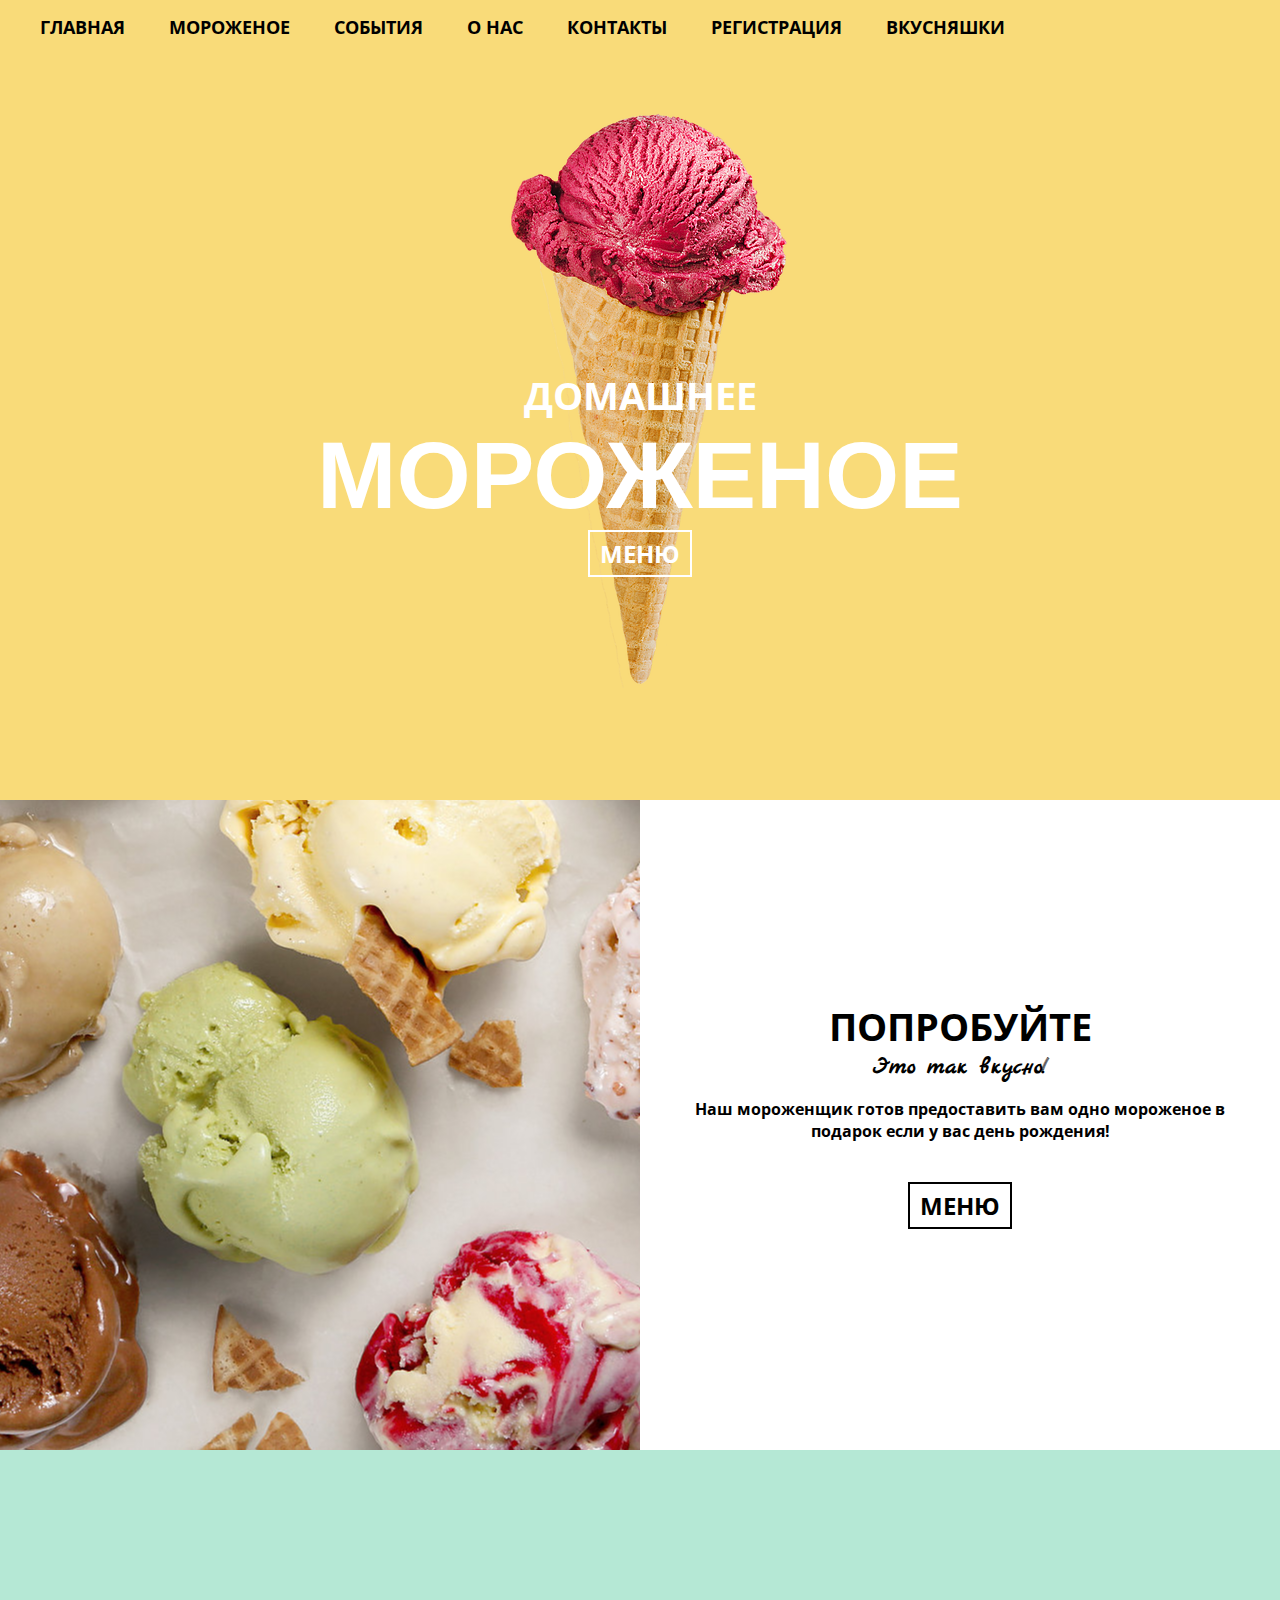
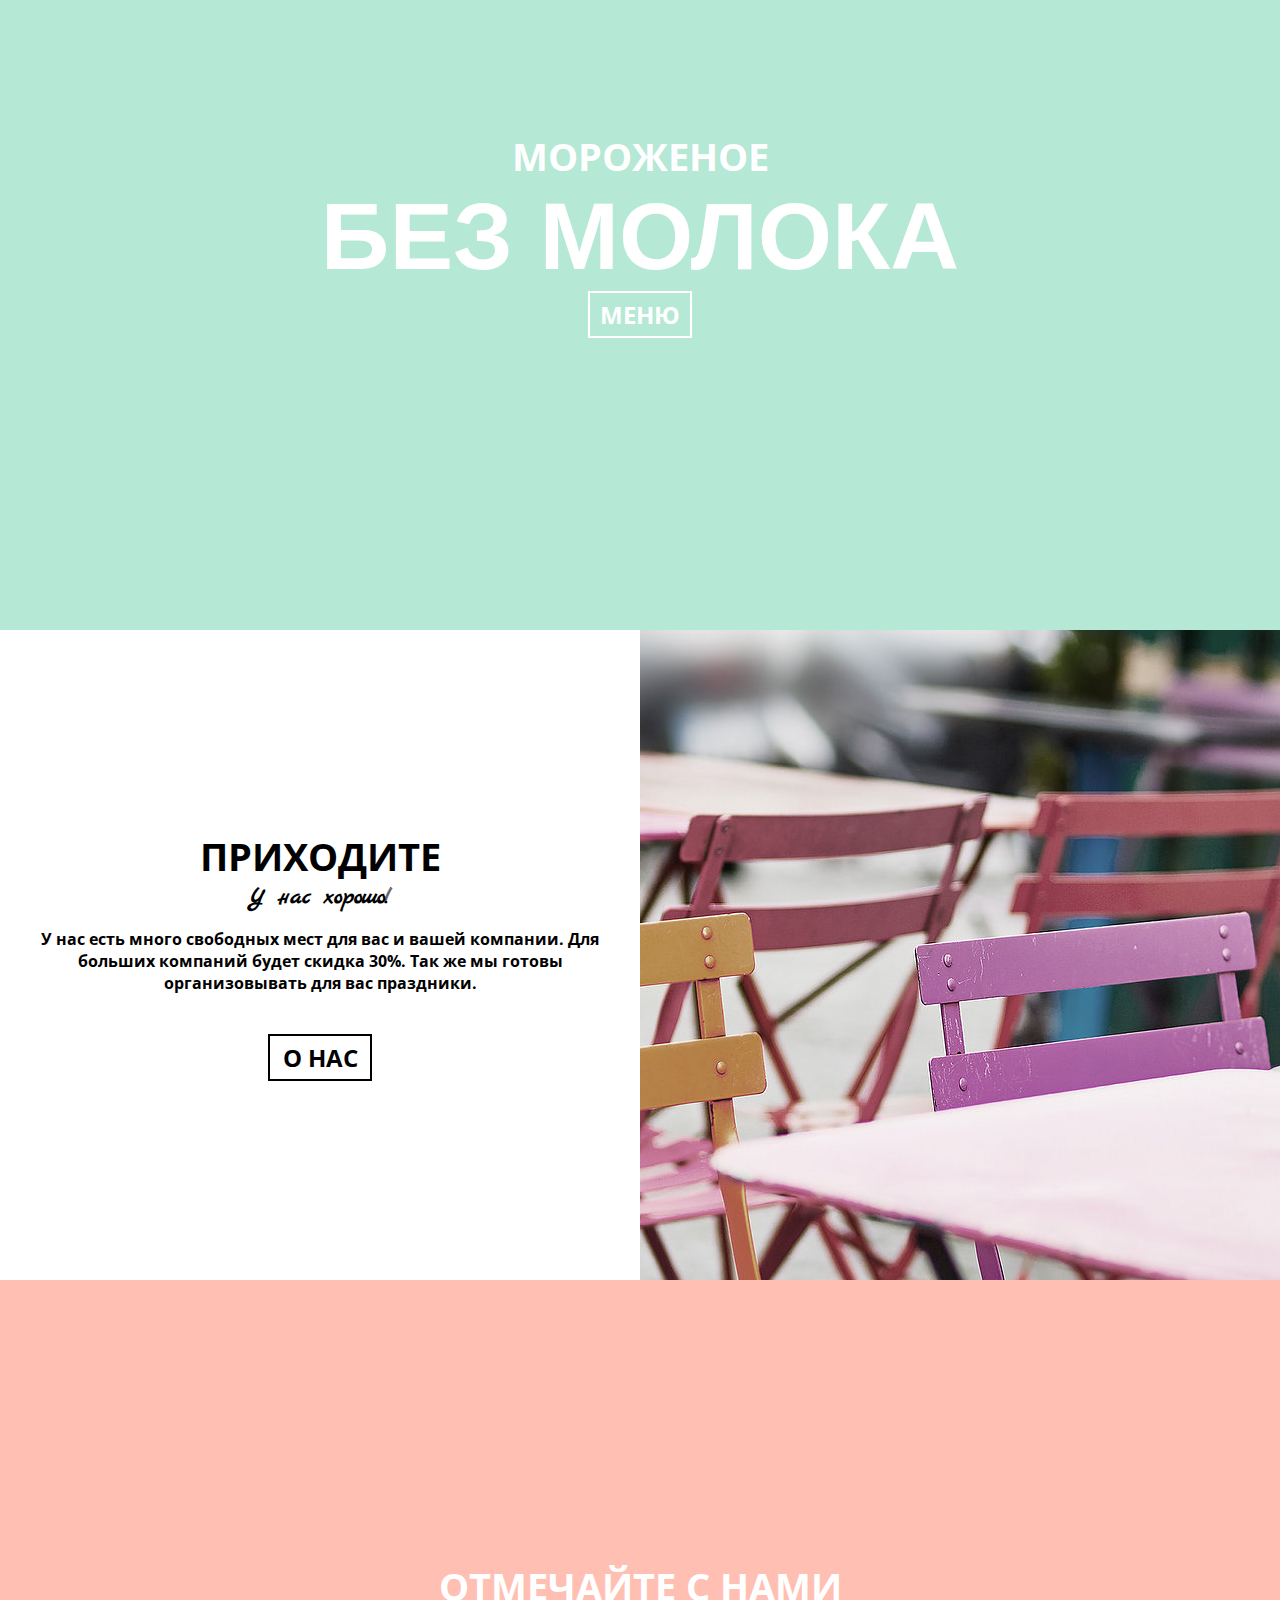
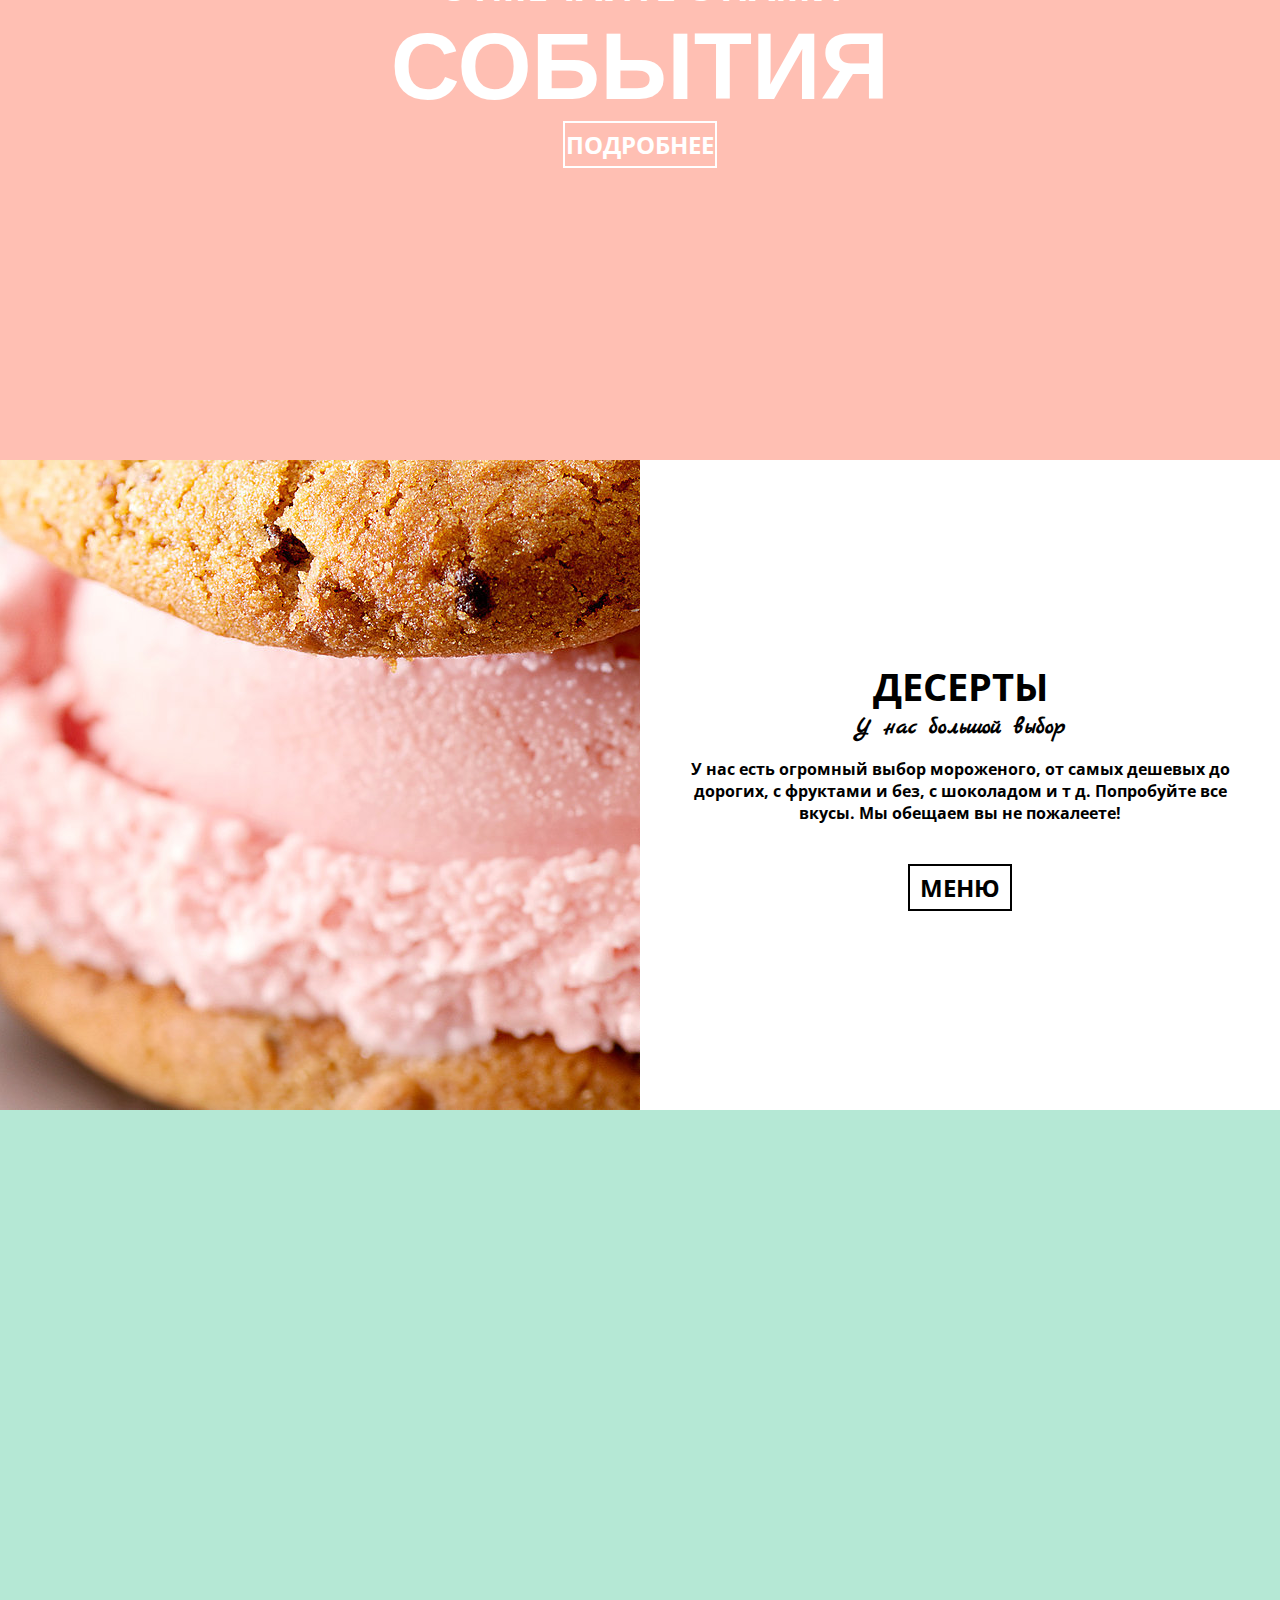
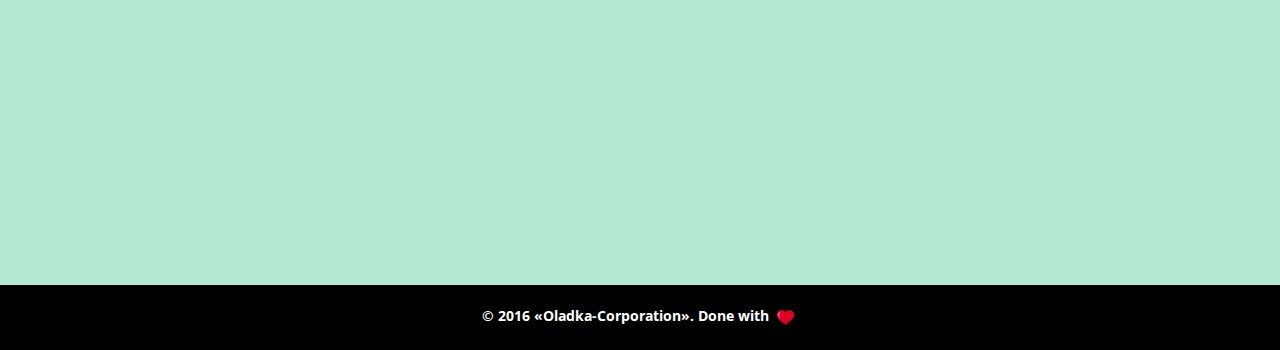
<file: index.html>
<!DOCTYPE html>
<html lang="ru">
<head>
  <meta charset="UTF-8">
  <title>Мороженое</title>
  <link rel="shortcut icon" href="img/fav.png" type="image/png">
  <link href='https://fonts.googleapis.com/css?family=Open+Sans+Condensed:300,300italic,700|Marck+Script&subset=latin,cyrillic'
        rel='stylesheet' type='text/css'>
  <link rel="stylesheet" href="css/up.min.css">
  <link rel="stylesheet" href="css/style.css">
</head>
<body>

<div class="top">
  <header>
    <ul class="top-nav">
      <li><a href="index.html">Главная</a></li>
      <li><a href="catalog.html">Мороженое</a></li>
      <li><a href="event.html">События</a></li>
      <li><a href="about.html">О нас</a></li>
      <li><a href="contact.html">Контакты</a></li>
      <li><a href="registration.html">Регистрация</a></li>
      <li><a href="fotorama.html">Вкусняшки</a></li>
    </ul>
  </header>
  <div class="top-text">
    <span>домашнее</span>
    <h5>мороженое</h5>
  </div>
  <a href="catalog.html" class="button">
    меню
  </a>
</div>

<div class="two-col">
  <div class="col col-img col-img-one"></div>
  <div class="col">
    <div class="col-text">
      <h2>попробуйте</h2>
      <span>Это так вкусно!</span>
      <p>
		Наш мороженщик готов предоставить вам одно мороженое в подарок если у вас день рождения!
	  </p>
      <a href="catalog.html" class="button button-color">
        Меню
      </a>
    </div>
  </div>
</div>

<div class="fixed fixed-one">
  <div class="center-text">
    <span>Mороженое</span>
    <h5>Без молока</h5>
  </div>
  <a href="catalog.html" class="button">
    Меню
  </a>
</div>

<div class="two-col">
  <div class="col">
    <div class="col-text">
      <h2>Приходите</h2>
      <span>У нас хорошо!</span>
      <p>У нас есть много свободных мест для вас и вашей компании. Для больших компаний будет скидка 30%. Так же мы готовы организовывать для вас праздники.</p>
      <a href="about.html" class="button button-color">
        О нас
      </a>
    </div>
  </div>
  <div class="col col-img col-img-two"></div>
</div>

<div class="fixed fixed-two">
  <div class="center-text">
    <span>Отмечайте с нами</span>
    <h5>События</h5>
  </div>
  <a href="event.html" class="button button-width">
    Подробнее
  </a>
</div>

<div class="two-col">
  <div class="col col-img col-img-three"></div>
  <div class="col">
    <div class="col-text">
      <h2>Десерты</h2>
      <span>У нас большой выбор</span>
      <p>
		У нас есть огромный выбор мороженого, от самых дешевых до дорогих, с фруктами и без, с шоколадом и т д. Попробуйте все вкусы. Мы обещаем вы не пожалеете!
      </p>
      <a href="catalog.html" class="button button-color">
        Меню
      </a>
    </div>
  </div>
</div>

<div class="fixed fixed-three"></div>

<footer>
  &copy 2016 «Oladka-Corporation». Done with <i class="heart"></i>
</footer>
<script src="js/jquery-1.12.4.min.js"></script>
<script src="js/up.js"></script>
<script src="js/script.js"></script>
</body>
</html>
</file>
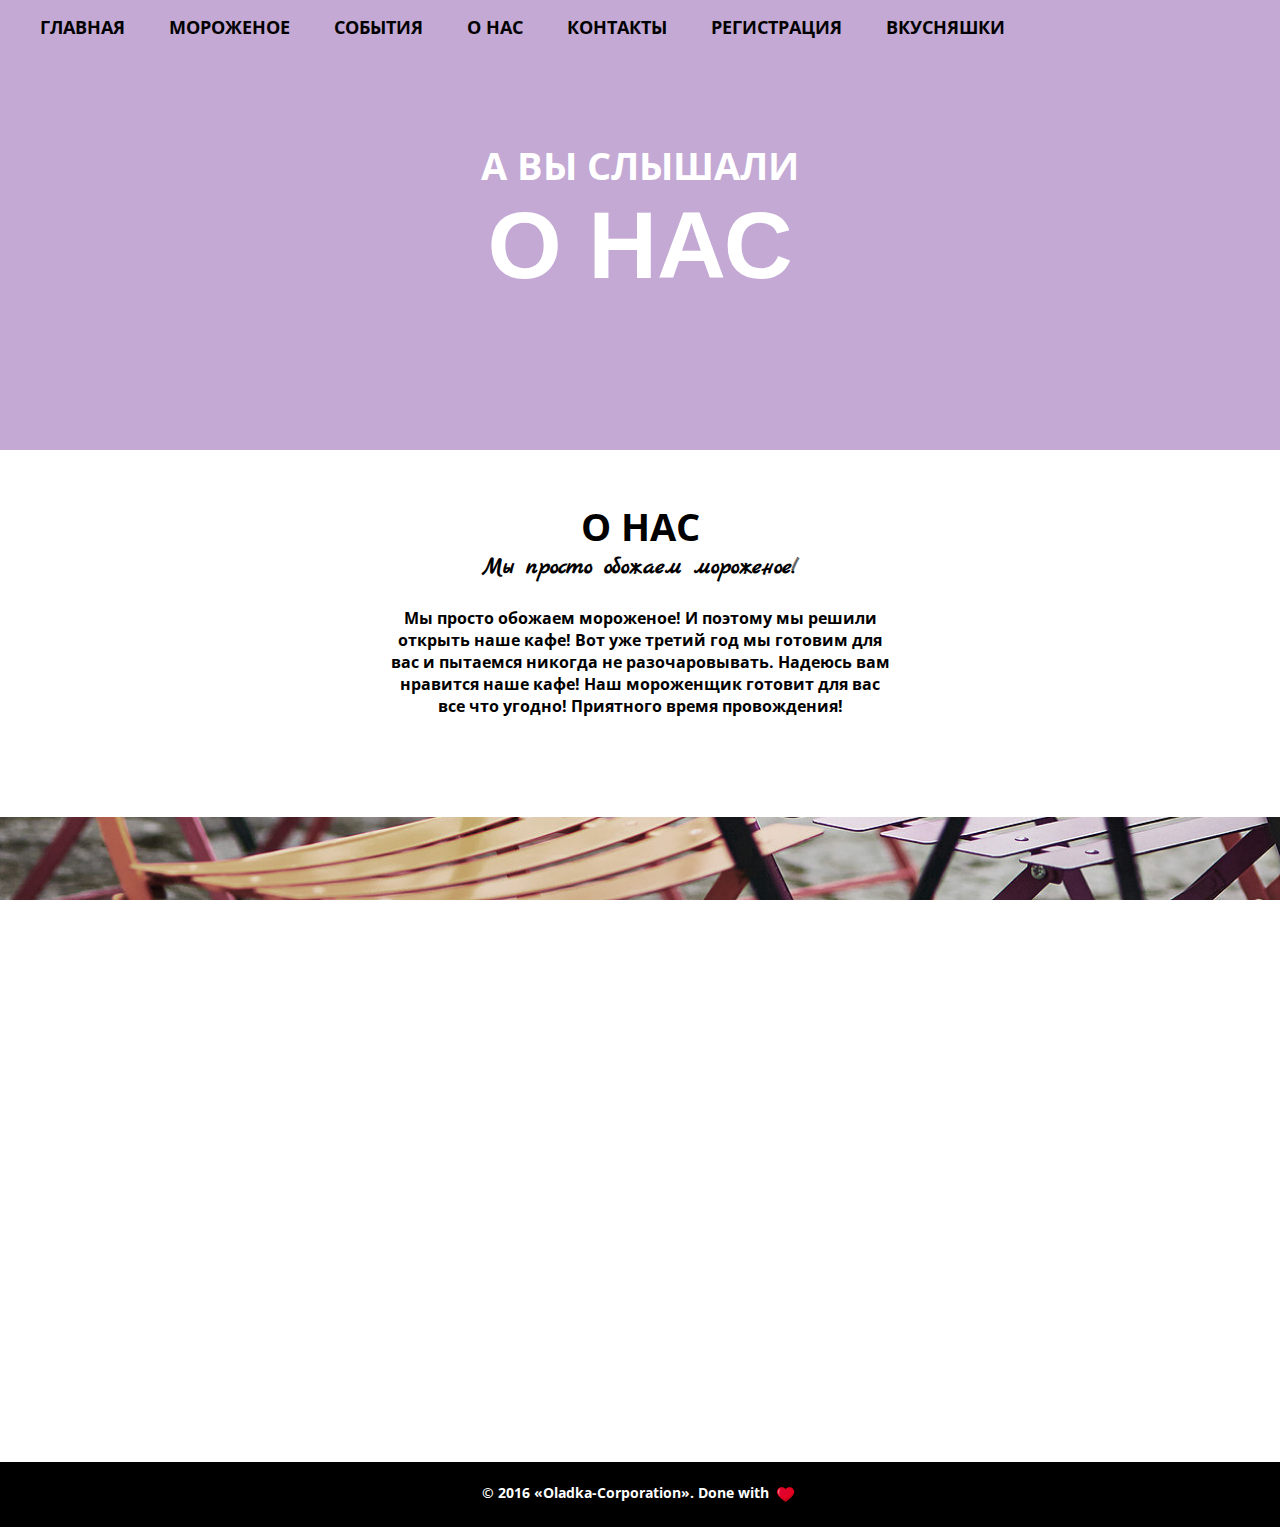
<file: about.html>
<!DOCTYPE html>
<html lang="ru">
<head>
  <meta charset="UTF-8">
  <title>О Нас</title>
  <link rel="shortcut icon" href="img/fav.png" type="image/png">
  <link href='https://fonts.googleapis.com/css?family=Open+Sans+Condensed:300,300italic,700|Marck+Script&subset=latin,cyrillic'
        rel='stylesheet' type='text/css'>
  <link rel="stylesheet" href="css/up.min.css">
  <link rel="stylesheet" href="css/style.css">
</head>
<body>

<div class="top top-small top-about">
  <header>
    <ul class="top-nav">
      <li><a href="index.html">Главная</a></li>
      <li><a href="catalog.html">Мороженое</a></li>
      <li><a href="event.html">События</a></li>
      <li><a href="about.html">О нас</a></li>
      <li><a href="contact.html">Контакты</a></li>
      <li><a href="registration.html">Регистрация</a></li>
      <li><a href="fotorama.html">Вкусняшки</a></li>
    </ul>
  </header>
  <div class="top-text">
    <span>А вы слышали</span>
    <h5>О нас</h5>
  </div>
</div>

<div class="content">
  <h2>О нас</h2>
  <span>Мы просто обожаем мороженое!</span>
  <p>Мы просто обожаем мороженое! И поэтому мы решили открыть наше кафе! Вот уже третий год мы готовим для вас и пытаемся никогда не разочаровывать. Надеюсь вам нравится наше кафе! Наш мороженщик готовит для вас все что угодно! Приятного время провождения!</p>
</div>

<div class="fixed fixed-about"></div>



<footer>
  &copy 2016 «Oladka-Corporation». Done with <i class="heart"></i>
</footer>
<script src="js/jquery-1.12.4.min.js"></script>
<script src="js/up.js"></script>
<script src="js/script.js"></script>
</body>
</html>
</file>
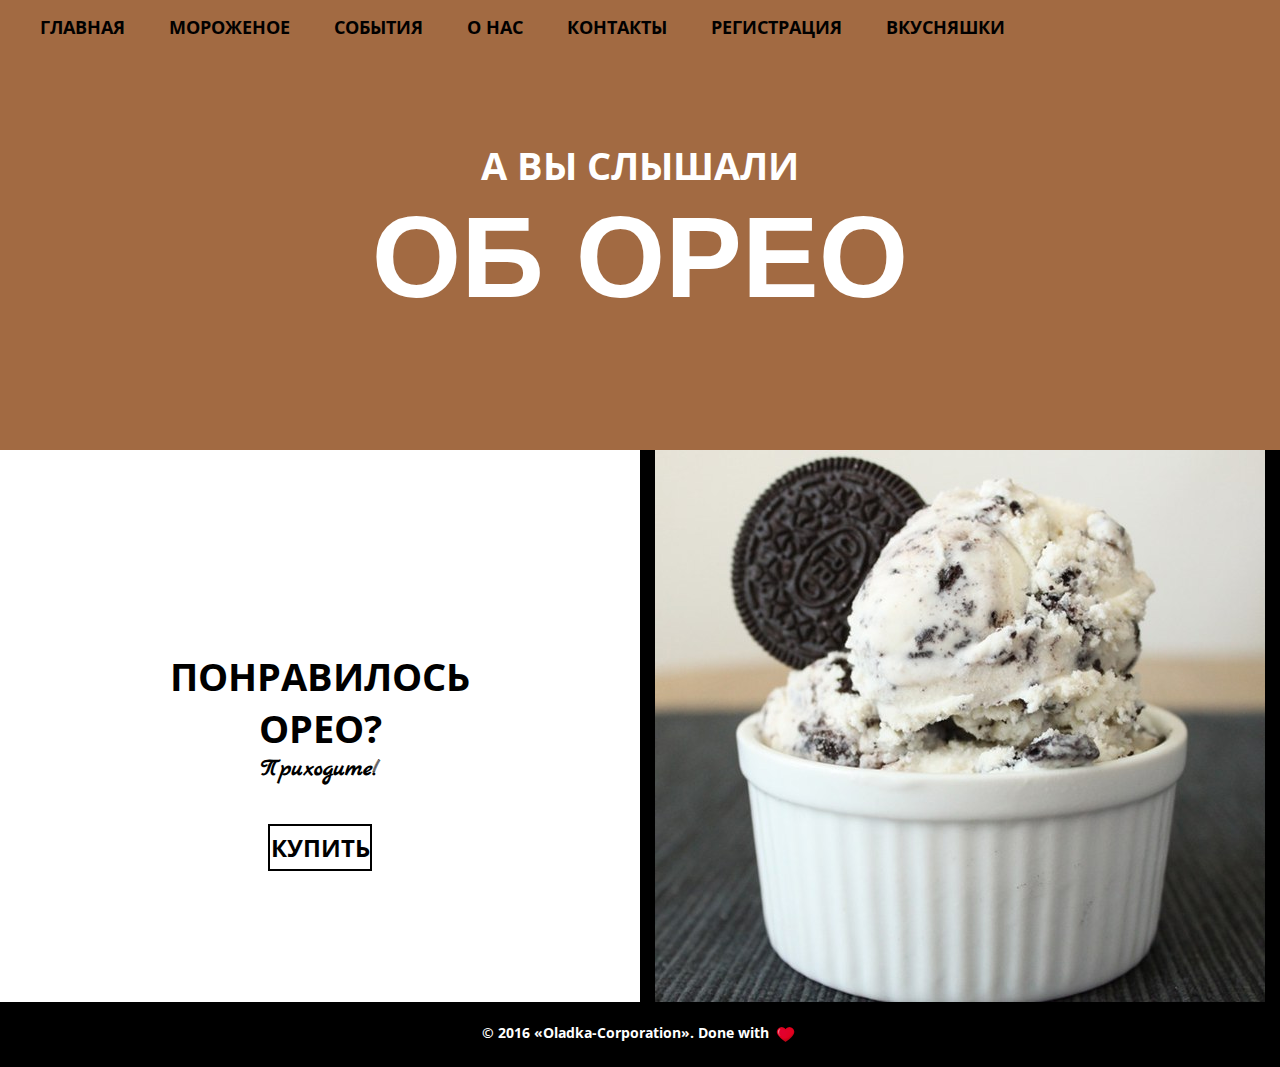
<file: catalog-item1.html>
<!DOCTYPE html>
<html lang="ru">
<head>
  <meta charset="UTF-8">
  <title>Орео</title>
  <link rel="shortcut icon" href="img/fav.png" type="image/png">
  <link href='https://fonts.googleapis.com/css?family=Open+Sans+Condensed:300,300italic,700|Marck+Script&subset=latin,cyrillic'
        rel='stylesheet' type='text/css'>
  <link rel="stylesheet" href="css/up.min.css">
  <link rel="stylesheet" href="css/style.css">
</head>
<body>

<div class="top top-small top-item">
  <header>
    <ul class="top-nav">
      <li><a href="index.html">Главная</a></li>
      <li><a href="catalog.html">Мороженое</a></li>
      <li><a href="event.html">События</a></li>
      <li><a href="about.html">О нас</a></li>
      <li><a href="contact.html">Контакты</a></li>
      <li><a href="registration.html">Регистрация</a></li>
      <li><a href="fotorama.html">Вкусняшки</a></li>
    </ul>
  </header>
  <div class="top-text">
    <span>А вы слышали</span>
    Об ОРЕО
  </div>
</div>

<div class="two-col two-col-height">
  <div class="col">
    <div class="col-text">
      <h2>Понравилось орео?</h2>
      <span>Приходите!</span>
      <a href="#" class="button button-color">
        Купить
      </a>
    </div>
  </div>
    <div class="item-img">
      <img src="img/oreo.jpg" alt="img">
    </div>
</div>

<footer>
  &copy 2016 «Oladka-Corporation». Done with <i class="heart"></i>
</footer>
<script src="js/jquery-1.12.4.min.js"></script>
<script src="js/up.js"></script>
<script src="js/script.js"></script>
</body>
</html>
</file>
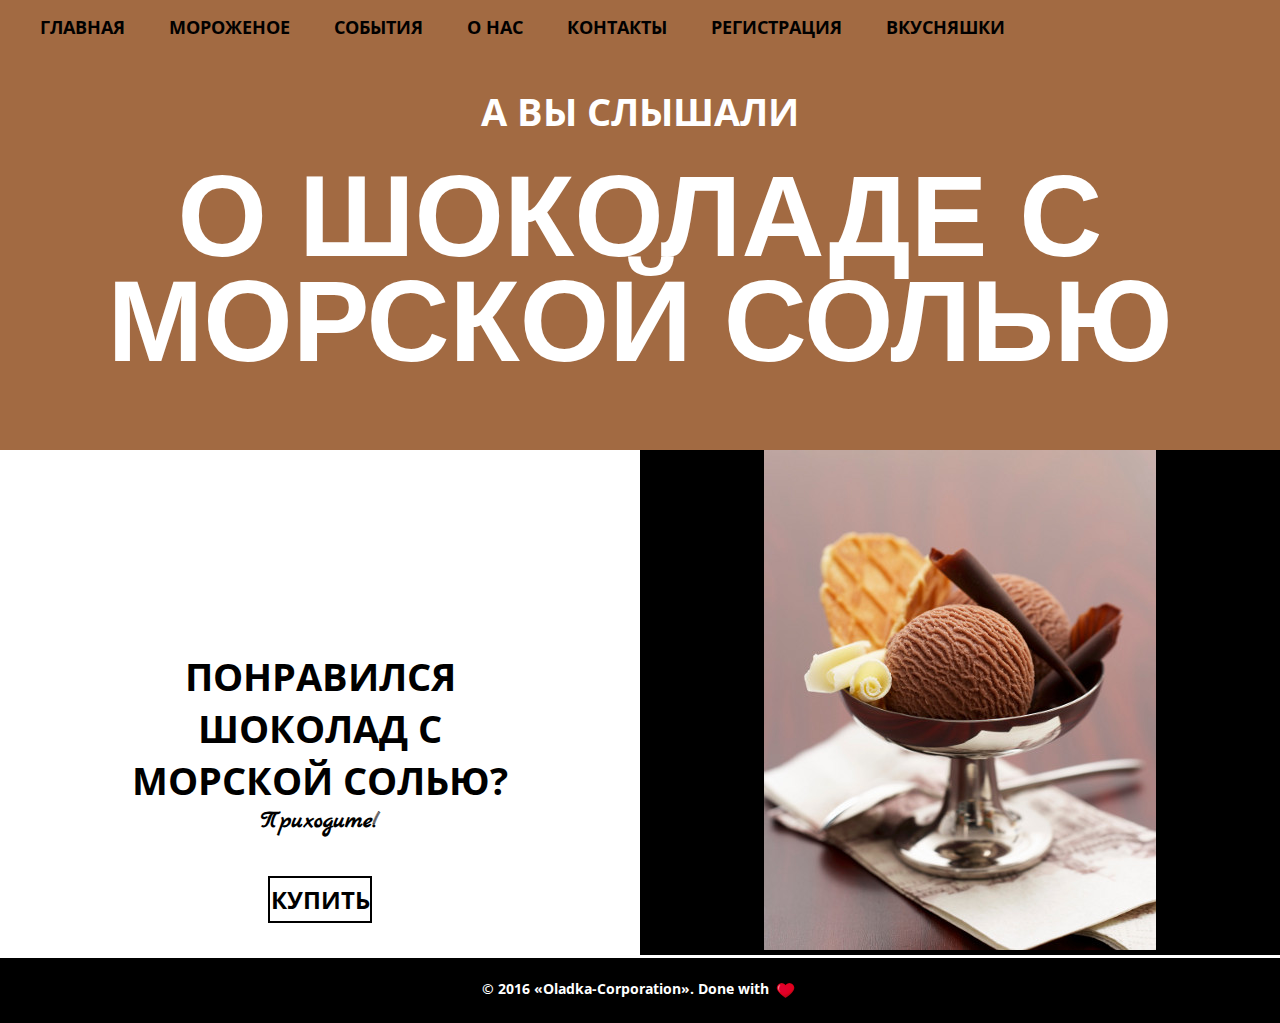
<file: catalog-item2.html>
<!DOCTYPE html>
<html lang="ru">
<head>
  <meta charset="UTF-8">
  <title>ШОКОЛАД С МОРСКОЙ СОЛЬЮ</title>
  <link rel="shortcut icon" href="img/fav.png" type="image/png">
  <link href='https://fonts.googleapis.com/css?family=Open+Sans+Condensed:300,300italic,700|Marck+Script&subset=latin,cyrillic'
        rel='stylesheet' type='text/css'>
  <link rel="stylesheet" href="css/up.min.css">
  <link rel="stylesheet" href="css/style.css">
</head>
<body>

<div class="top top-small top-item top-item-padding">
  <header>
    <ul class="top-nav">
      <li><a href="index.html">Главная</a></li>
      <li><a href="catalog.html">Мороженое</a></li>
      <li><a href="event.html">События</a></li>
      <li><a href="about.html">О нас</a></li>
      <li><a href="contact.html">Контакты</a></li>
      <li><a href="registration.html">Регистрация</a></li>
      <li><a href="fotorama.html">Вкусняшки</a></li>
    </ul>
  </header>
  <div class="top-text">
    <span>А вы слышали</span>
    о ШОКОЛАДе С МОРСКОЙ СОЛЬЮ
  </div>
</div>

<div class="two-col two-col-height">
  <div class="col">
    <div class="col-text">
      <h2>Понравился ШОКОЛАД С МОРСКОЙ СОЛЬЮ?</h2>
      <span>Приходите!</span>
     
      <a href="#" class="button button-color">
        Купить
      </a>
    </div>
  </div>
  <div class="item-img">
    <img src="img/choko.jpg" alt="img">
  </div>
</div>

<footer>
  &copy 2016 «Oladka-Corporation». Done with <i class="heart"></i>
</footer>
<script src="js/jquery-1.12.4.min.js"></script>
<script src="js/up.js"></script>
<script src="js/script.js"></script>
</body>
</html>
</file>
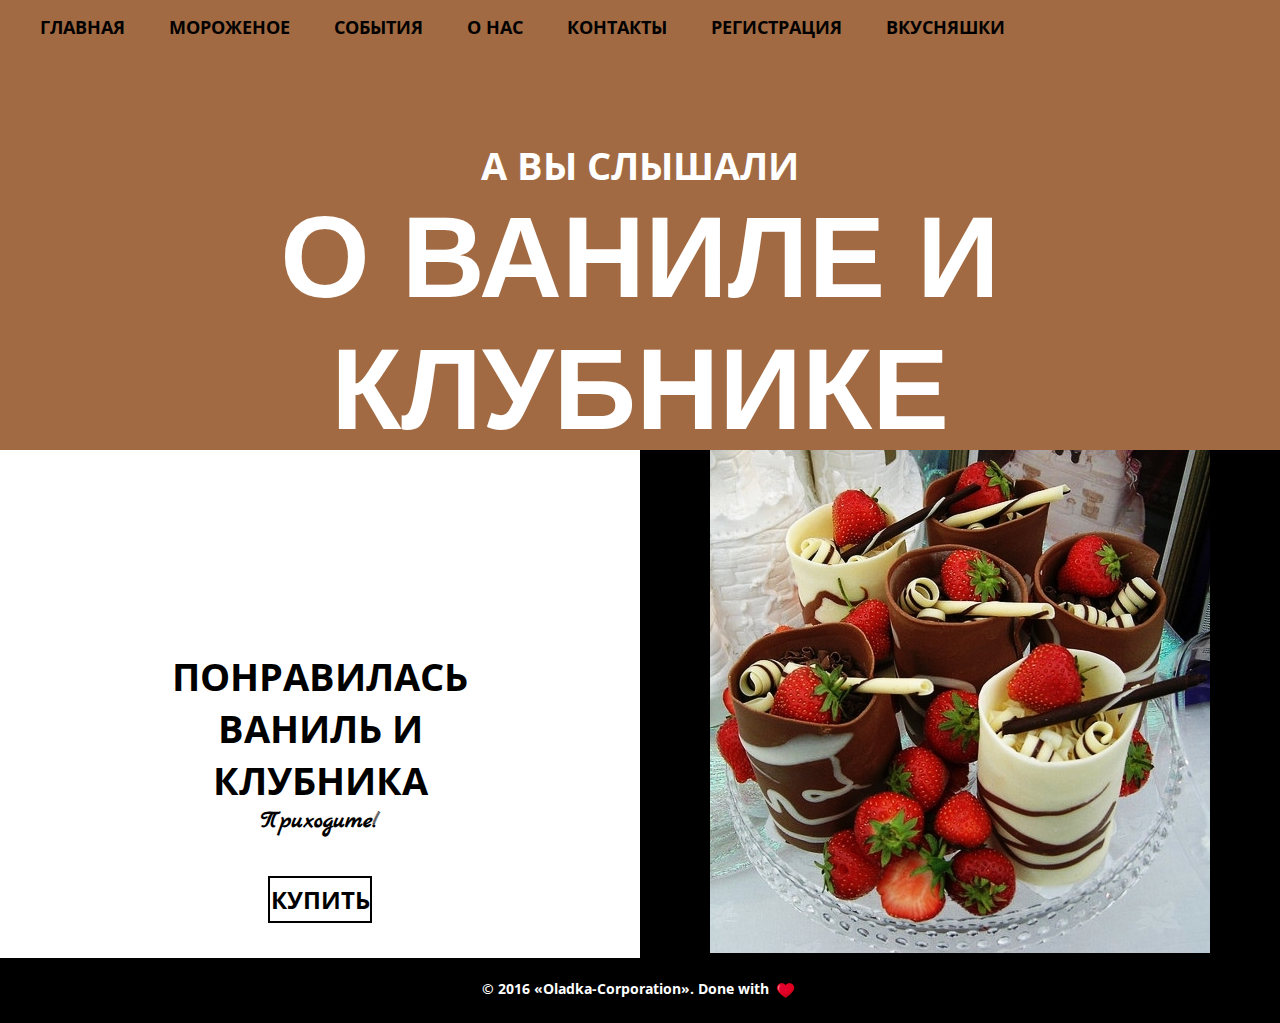
<file: catalog-item3.html>
<!DOCTYPE html>
<html lang="ru">
<head>
    <meta charset="UTF-8">
    <title>ВАНИЛЬ И КЛУБНИКА</title>
    <link rel="shortcut icon" href="img/fav.png" type="image/png">
    <link href='https://fonts.googleapis.com/css?family=Open+Sans+Condensed:300,300italic,700|Marck+Script&subset=latin,cyrillic'
          rel='stylesheet' type='text/css'>
    <link rel="stylesheet" href="css/up.min.css">
    <link rel="stylesheet" href="css/style.css">
</head>
<body>

<div class="top top-small top-item">
    <header>
        <ul class="top-nav">
            <li><a href="index.html">Главная</a></li>
            <li><a href="catalog.html">Мороженое</a></li>
            <li><a href="event.html">События</a></li>
            <li><a href="about.html">О нас</a></li>
            <li><a href="contact.html">Контакты</a></li>
            <li><a href="registration.html">Регистрация</a></li>
            <li><a href="fotorama.html">Вкусняшки</a></li>
        </ul>
    </header>
    <div class="top-text">
        <span>А вы слышали</span>
        О ВАНИЛЕ И КЛУБНИКЕ
    </div>
</div>

<div class="two-col two-col-height">
    <div class="col">
        <div class="col-text">
            <h2>Понравилась ВАНИЛЬ И КЛУБНИКА</h2>
            <span>Приходите!</span>
            
            <a href="#" class="button button-color">
                Купить
            </a>
        </div>
    </div>
    <div class="item-img">
        <img src="img/vanilla.jpg" alt="img">
    </div>
</div>

<footer>
    &copy 2016 «Oladka-Corporation». Done with <i class="heart"></i>
</footer>
<script src="js/jquery-1.12.4.min.js"></script>
<script src="js/up.js"></script>
<script src="js/script.js"></script>
</body>
</html>
</file>
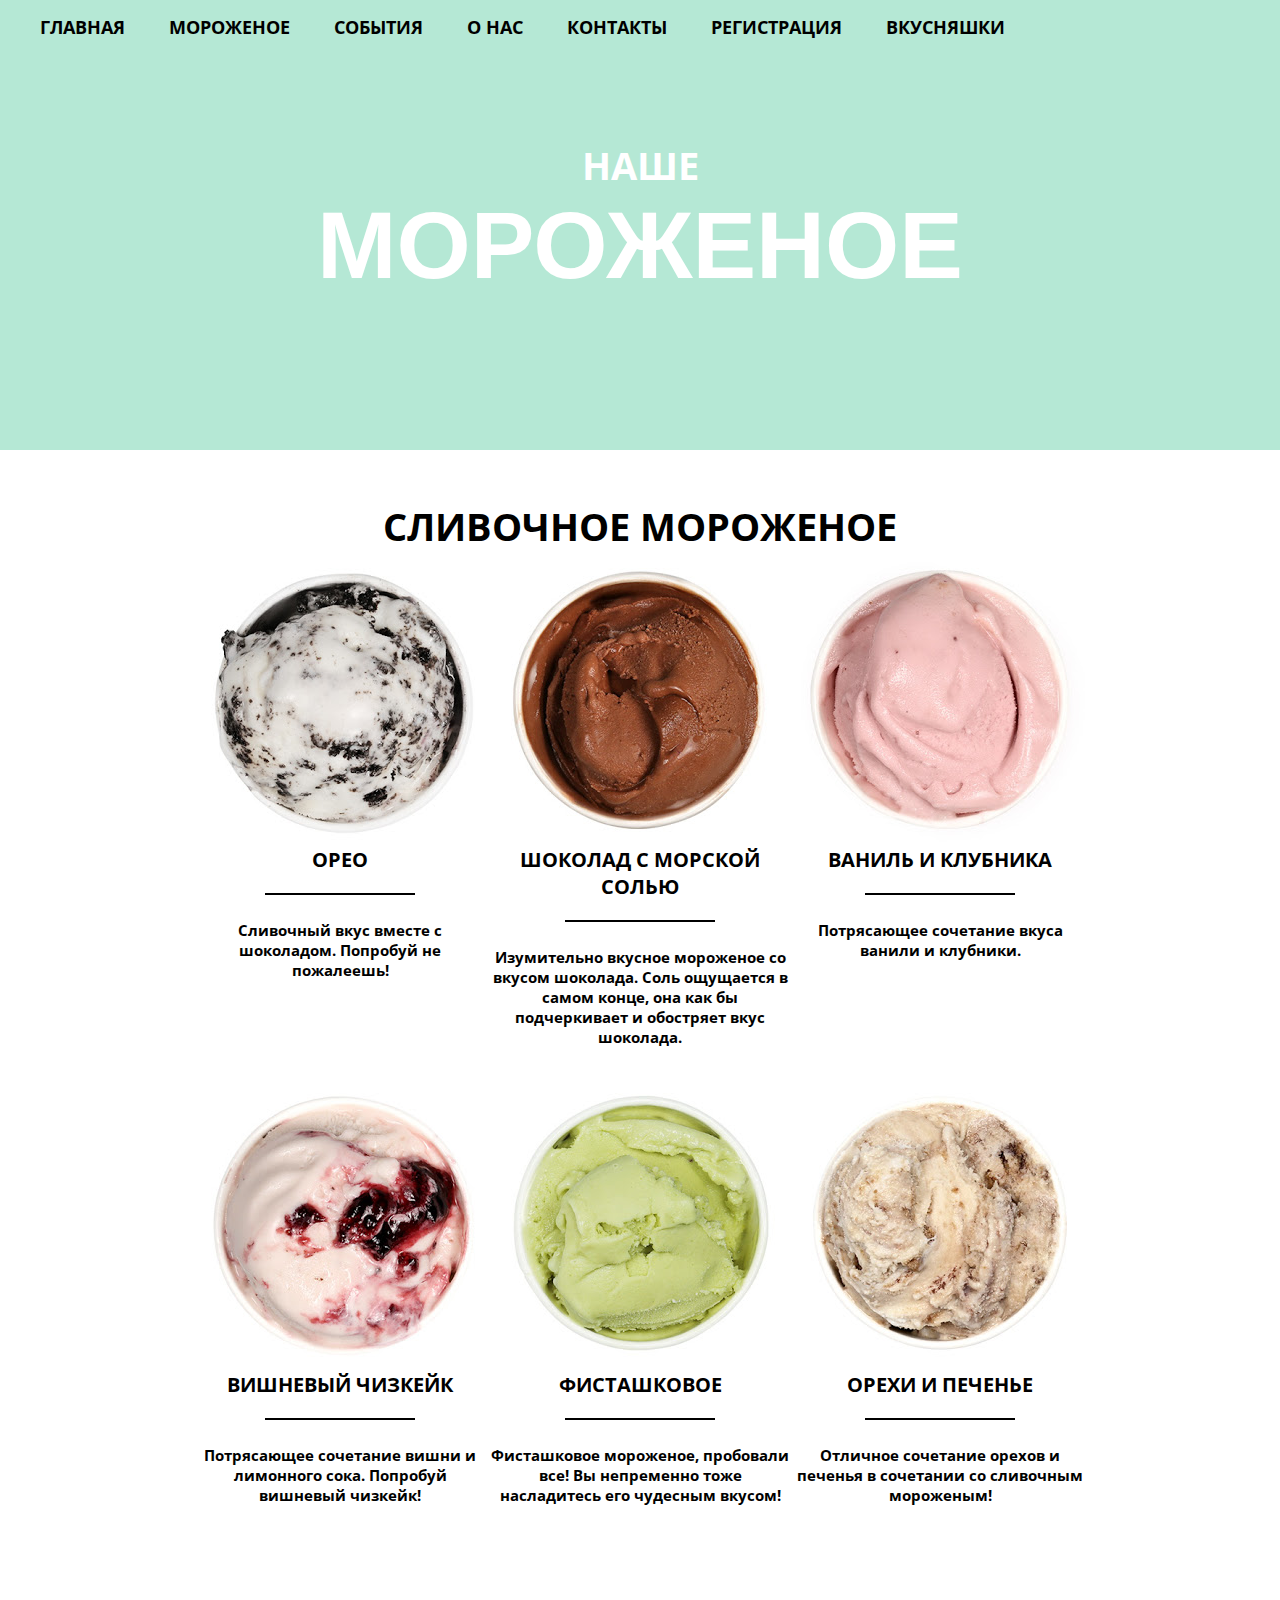
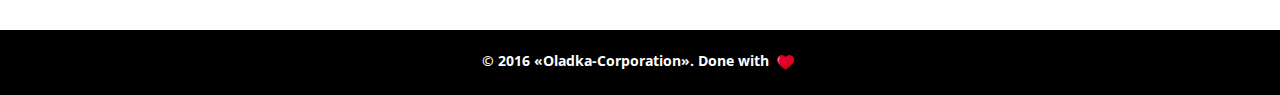
<file: catalog.html>
<!DOCTYPE html>
<html lang="ru">
<head>
  <meta charset="UTF-8">
  <title>Каталог</title>
  <link rel="shortcut icon" href="img/fav.png" type="image/png">
  <link href='https://fonts.googleapis.com/css?family=Open+Sans+Condensed:300,300italic,700|Marck+Script&subset=latin,cyrillic'
        rel='stylesheet' type='text/css'>
  <link rel="stylesheet" href="css/up.min.css">
  <link rel="stylesheet" href="css/style.css">
</head>
<body>

<div class="top top-small top-catalog">
  <header>
    <ul class="top-nav">
      <li><a href="index.html">Главная</a></li>
      <li><a href="catalog.html">Мороженое</a></li>
      <li><a href="event.html">События</a></li>
      <li><a href="about.html">О нас</a></li>
      <li><a href="contact.html">Контакты</a></li>
      <li><a href="registration.html">Регистрация</a></li>
      <li><a href="fotorama.html">Вкусняшки</a></li>
    </ul>
  </header>
  <div class="top-text">
    <span>НАШЕ</span>
    <h5>МОРОЖЕНОЕ</h5>
  </div>
</div>

<div class="content">
  <h2>СЛИВОЧНОЕ МОРОЖЕНОЕ</h2>
  <ul class="catalog-list">
    <li class="catalog-item">
      <a href="catalog-item1.html">
        <img src="img/ice-item/1.jpg" alt="ice-cream">
      </a>
      <h3>ОРЕО</h3>
      <p>Сливочный вкус вместе с шоколадом. Попробуй не пожалеешь!</p>
    </li>
    <li class="catalog-item">
      <a href="catalog-item2.html">
        <img src="img/ice-item/2.jpg" alt="ice-cream">
      </a>
      <h3>ШОКОЛАД С МОРСКОЙ СОЛЬЮ
      </h3>
      <p>Изумительно вкусное мороженое со вкусом шоколада. Соль ощущается в самом конце, она как бы подчеркивает и обостряет вкус шоколада.</p>
    </li>
    <li class="catalog-item">
      <a href="catalog-item3.html">
        <img src="img/ice-item/3.jpg" alt="ice-cream">
      </a>
      <h3>ВАНИЛЬ И КЛУБНИКА
      </h3>
      <p>Потрясающее сочетание вкуса ванили и клубники.</p>
    </li>
    <li class="catalog-item">
      <a href="#">
        <img src="img/ice-item/4.jpg" alt="ice-cream">
      </a>
      <h3>ВИШНЕВЫЙ ЧИЗКЕЙК
      </h3>
      <p>Потрясающее сочетание вишни и лимонного сока. Попробуй вишневый чизкейк! </p>
    </li>
    <li class="catalog-item">
      <a href="#">
        <img src="img/ice-item/5.jpg" alt="ice-cream">
      </a>
      <h3>ФИСТАШКОВОЕ</h3>
      <p>Фисташковое мороженое, пробовали все! Вы непременно тоже насладитесь его чудесным вкусом! </p>
    </li>
    <li class="catalog-item">
      <a href="#">
        <img src="img/ice-item/6.jpg" alt="ice-cream">
      </a>
      <h3>ОРЕХИ И ПЕЧЕНЬЕ
      </h3>
      <p>Отличное сочетание орехов и печенья в сочетании со сливочным мороженым!</p>
    </li>
  </ul>

</div>

<footer>
  &copy 2016 «Oladka-Corporation». Done with <i class="heart"></i>
</footer>
<script src="js/jquery-1.12.4.min.js"></script>
<script src="js/up.js"></script>
<script src="js/script.js"></script>
</body>
</html>
</file>
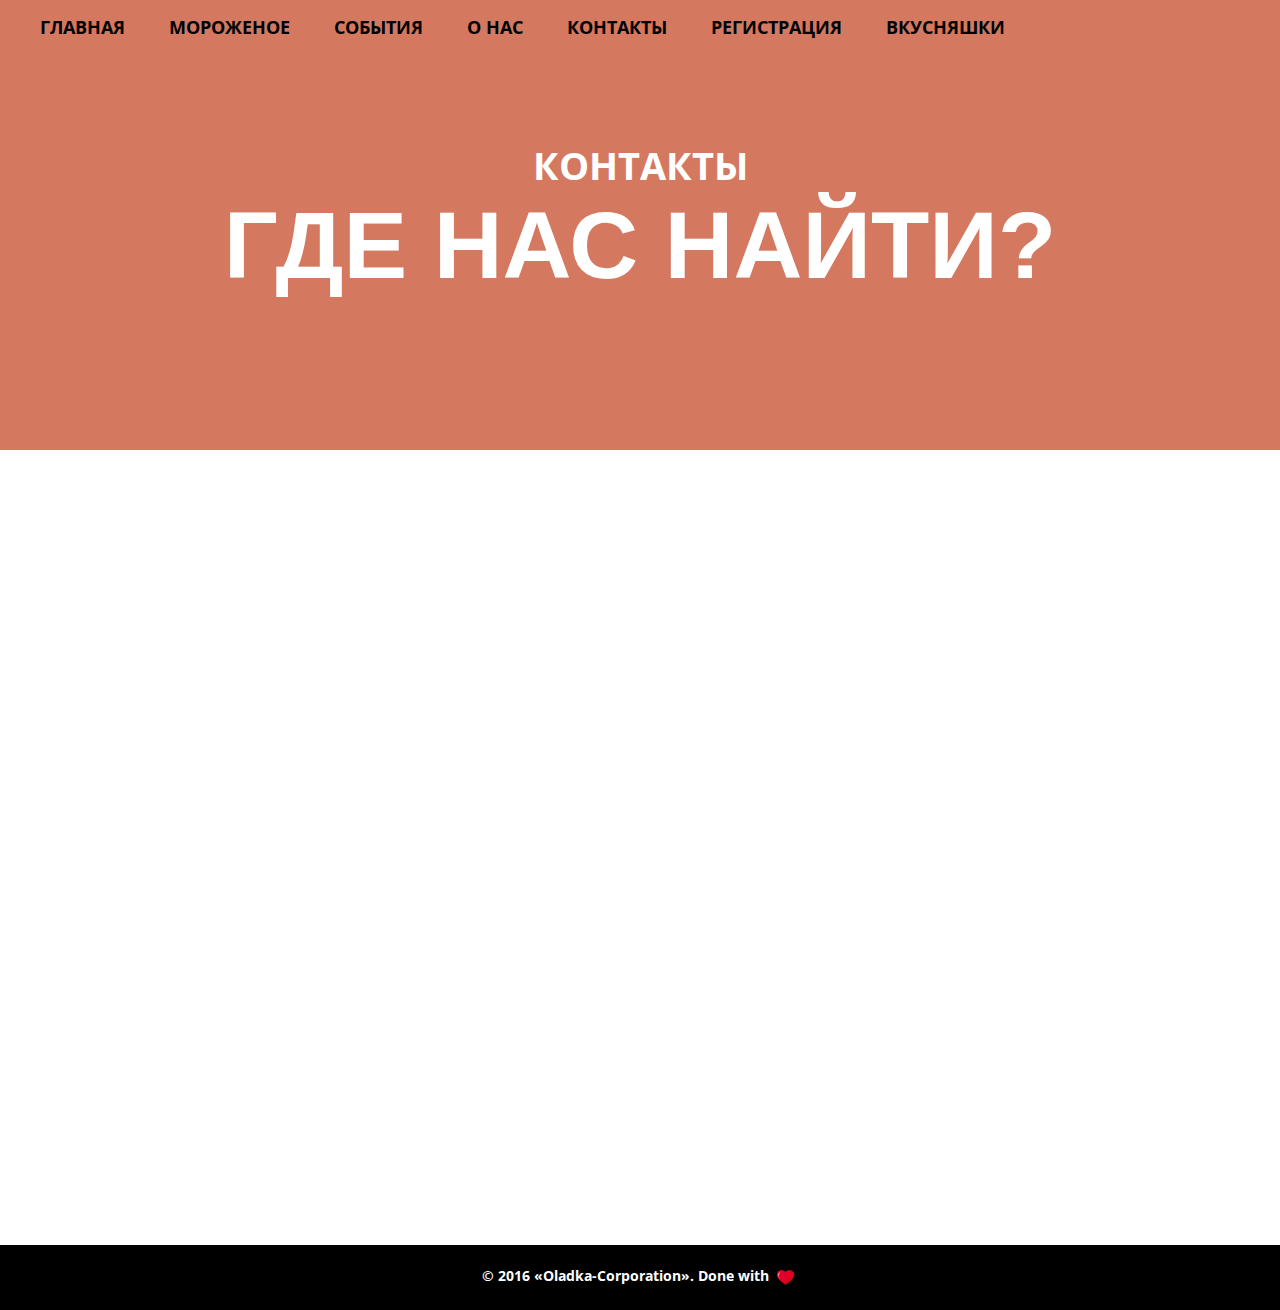
<file: contact.html>
<!DOCTYPE html>
<html lang="ru">
<head>
    <meta charset="UTF-8">
    <title>Контакты</title>
    <link rel="shortcut icon" href="img/fav.png" type="image/png">
    <link href='https://fonts.googleapis.com/css?family=Open+Sans+Condensed:300,300italic,700|Marck+Script&subset=latin,cyrillic'
          rel='stylesheet' type='text/css'>
    <link rel="stylesheet" href="css/up.min.css">
    <link rel="stylesheet" href="css/style.css">
</head>
<body>

<div class="top top-small top-contacts">
    <header>
        <ul class="top-nav">
            <li><a href="index.html">Главная</a></li>
            <li><a href="catalog.html">Мороженое</a></li>
            <li><a href="event.html">События</a></li>
            <li><a href="about.html">О нас</a></li>
            <li><a href="contact.html">Контакты</a></li>
            <li><a href="registration.html">Регистрация</a></li>
            <li><a href="fotorama.html">Вкусняшки</a></li>
        </ul>
    </header>
    <div class="top-text">
        <span>Контакты</span>
        <h5>Где нас найти?</h5>
    </div>
</div>

<div class="map">
    <script type="text/javascript" charset="utf-8" async
            src="https://api-maps.yandex.ru/services/constructor/1.0/js/?sid=RxYOfLX3fapF5CiW3_hh2cEfJyJNYJOl&width=100%&height=800&lang=ru_RU&sourceType=constructor&scroll=true"></script>
</div>

<footer>
    &copy 2016 «Oladka-Corporation». Done with <i class="heart"></i>
</footer>
<script src="js/jquery-1.12.4.min.js"></script>
<script src="js/up.js"></script>
<script src="js/script.js"></script>
</body>
</html>
</file>
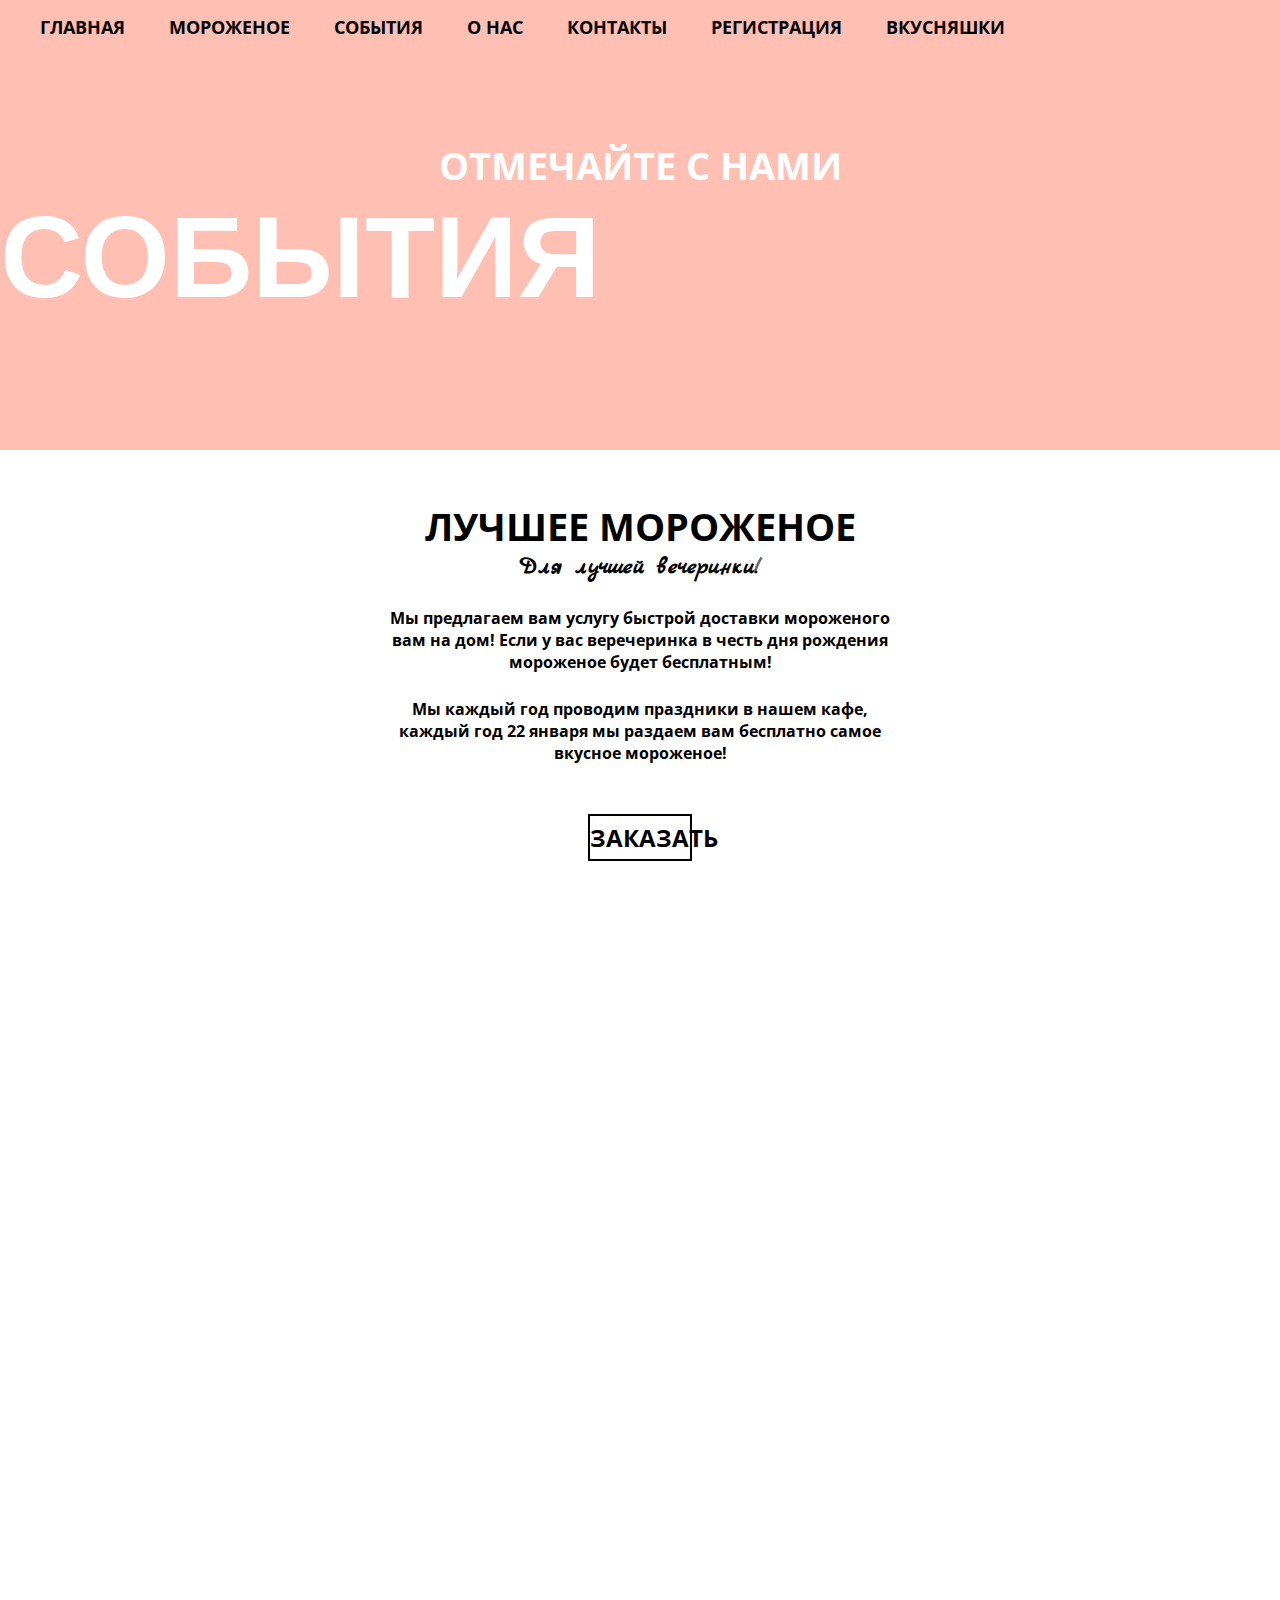
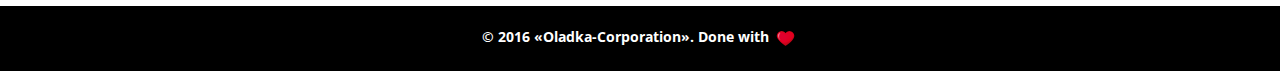
<file: event.html>
<!DOCTYPE html>
<html lang="ru">
<head>
    <meta charset="UTF-8">
    <title>События</title>
    <link rel="shortcut icon" href="img/fav.png" type="image/png">
    <link href='https://fonts.googleapis.com/css?family=Open+Sans+Condensed:300,300italic,700|Marck+Script&subset=latin,cyrillic'
          rel='stylesheet' type='text/css'>
    <link rel="stylesheet" href="css/up.min.css">
    <link rel="stylesheet" href="css/style.css">
</head>
<body>

<div class="top top-small top-event">
    <header>
        <ul class="top-nav">
            <li><a href="index.html">Главная</a></li>
            <li><a href="catalog.html">Мороженое</a></li>
            <li><a href="event.html">События</a></li>
            <li><a href="about.html">О нас</a></li>
            <li><a href="contact.html">Контакты</a></li>
            <li><a href="registration.html">Регистрация</a></li>
            <li><a href="fotorama.html">Вкусняшки</a></li>
        </ul>
    </header>
    <div class="top-text">
        <div id="span-title"><span>Отмечайте с нами</span></div>
        <div class="title-text" id="event-text">События</div>
    </div>
</div>

<div class="content">
    <h2>Лучшее мороженое</h2>
    <span>Для лучшей вечеринки!</span>
    <p>Мы предлагаем вам услугу быстрой доставки мороженого вам на дом! Если у вас веречеринка в честь дня рождения мороженое будет бесплатным!</p>
    <p>Мы каждый год проводим праздники в нашем кафе, каждый год 22 января мы раздаем вам бесплатно самое вкусное мороженое!</p>
    <div class="popup-btn button">
        Заказать
    </div>
</div>

<div class="fixed fixed-event"></div>

<footer>
    &copy 2016 «Oladka-Corporation». Done with <i class="heart"></i>
</footer>
<div class="popup">
  Пожалуйста зарегистрируйтесь, чтобы заказать мороженое к празднику.
</div>
<div class="wrapper">

</div>
<script src="js/jquery-1.12.4.min.js"></script>
<script src="js/up.js"></script>
<script src="js/script.js"></script>
</body>
</html>
</file>
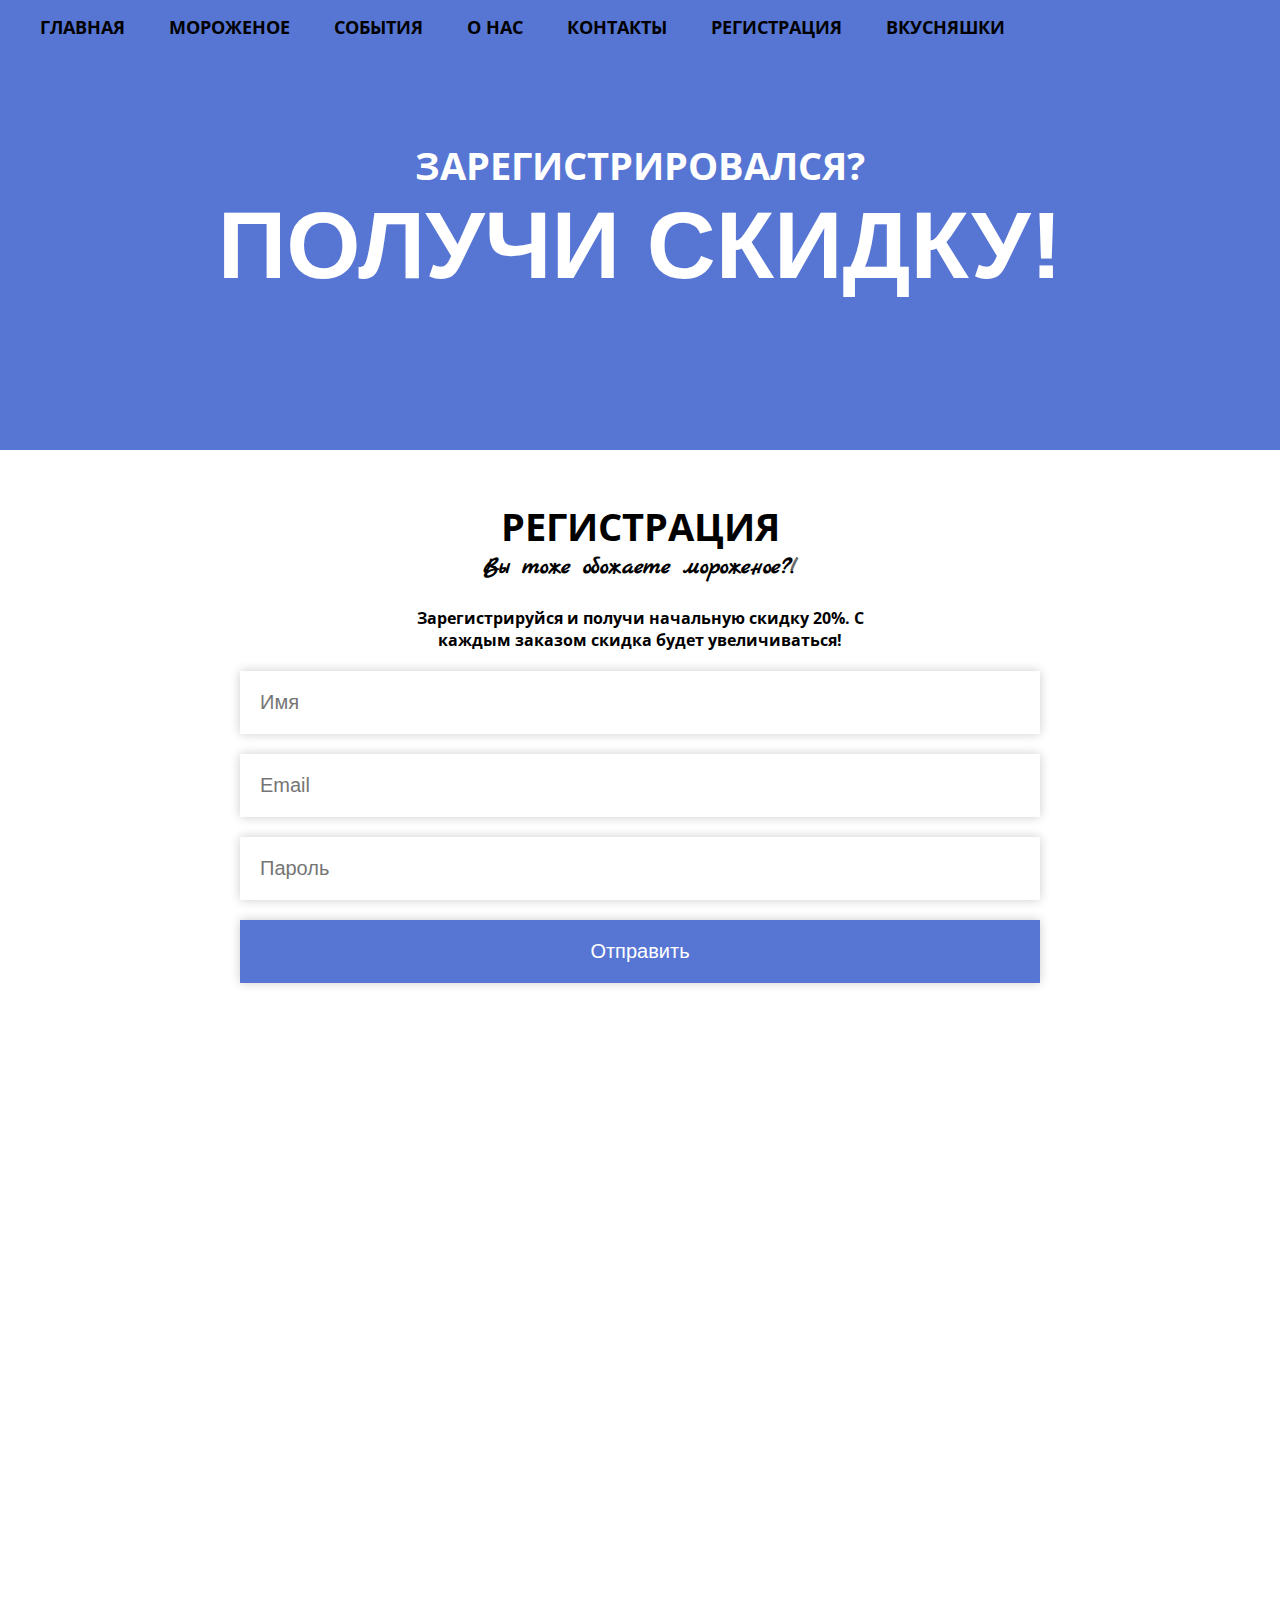
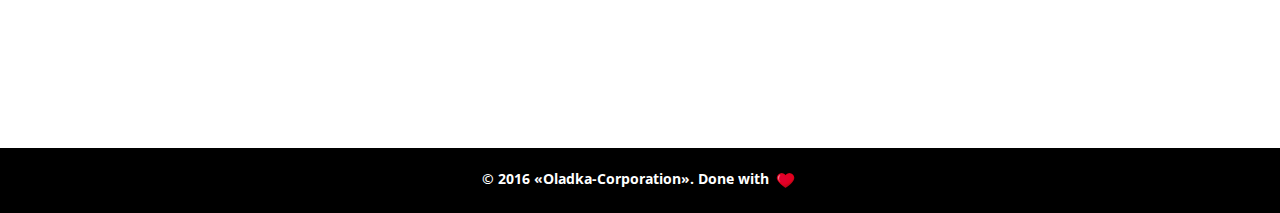
<file: registration.html>
<!DOCTYPE html>
<html lang="ru">
<head>
  <meta charset="UTF-8">
  <title>Регистрация</title>
  <link rel="shortcut icon" href="img/fav.png" type="image/png">
  <link href='https://fonts.googleapis.com/css?family=Open+Sans+Condensed:300,300italic,700|Marck+Script&subset=latin,cyrillic'
        rel='stylesheet' type='text/css'>
  <link rel="stylesheet" href="css/up.min.css">
  <link rel="stylesheet" href="css/style.css">
</head>
<body>

<div class="top top-small top-registration">
  <header>
    <ul class="top-nav">
      <li><a href="index.html">Главная</a></li>
      <li><a href="catalog.html">Мороженое</a></li>
      <li><a href="event.html">События</a></li>
      <li><a href="about.html">О нас</a></li>
      <li><a href="contact.html">Контакты</a></li>
      <li><a href="registration.html">Регистрация</a></li>
      <li><a href="fotorama.html">Вкусняшки</a></li>
    </ul>
  </header>
  <div class="top-text">
    <span>Зарегистрировался?</span>
    <h5>Получи скидку!</h5>
  </div>
</div>

<div class="content">
  <h2>Регистрация</h2>
  <span>Вы тоже обожаете мороженое?!</span>
  <p>Зарегистрируйся и получи начальную скидку 20%. С каждым заказом скидка будет увеличиваться!</p>
  <form class="form">
    <input name="name" type="text" placeholder="Имя">
    <input type="email" name="email" placeholder="Email">
    <input type="password" name="password" placeholder="Пароль">
    <input class="form-btn" type="submit" name="submit" value="Отправить">
  </form>
</div>

<div class="fixed fixed-registration"></div>
<footer>
  &copy 2016 «Oladka-Corporation». Done with <i class="heart"></i>
</footer>
<script src="js/jquery-1.12.4.min.js"></script>
<script src="js/up.js"></script>
<script src="js/script.js"></script>
</body>
</html>
</file>
<file: css/style.css>
html, body, h1, h2, h3, h4, h5 {
    margin: 0;
    padding: 0;
}

body {
    font-family: "Open Sans Condensed", sans-serif;
    font-weight: 700;
}

ul {
    margin: 0;
    padding: 0;
    list-style: none;
}

a {
    text-decoration: none;
}

/* Index */

.top {
    height: 800px;
    background: #F9DB79 url("../img/ice1.png") center no-repeat;
}

.top-nav {
    padding-top: 15px;
}

.top-nav li {
    display: inline-block;
    vertical-align: top;
    margin: 0 0 0 40px;
}

.top-nav a {
    font-size: 18px;
    color: #000000;
    text-transform: uppercase;
    transition: all 0.3s;
}

.top-nav a:hover {
    color: rgba(0, 0, 0, 0.51);
}

.top-text {
    padding-top: 330px;
    font-family: "Arial Black", sans-serif;
    text-transform: uppercase;
    color: #ffffff;
    font-size: 115px;
    text-align: center;
}

.top-text span {
    display: block;
    font-size: 38px;
    font-family: "Open Sans Condensed", sans-serif;
}

.button {
    display: block;
    width: 100px;
    margin: 0 auto;
    padding: 5px 0;
    text-transform: uppercase;
    text-align: center;
    font-size: 24px;
    color: #ffffff;
    background: transparent;
    border: 2px solid white;
    transition: all 0.3s;
}

.button:hover {
    background: #000000;
    border: 2px solid black;
}

.two-col {
    height: 650px;
    clear: both;
    overflow: hidden;
}

.col {
    float: left;
    width: 50%;
}

.col-img {
    height: 100%;
}

.col-img-one {
    background: url("../img/bg1.jpg") center no-repeat;
}

.col-img-two {
    background: url("../img/bg3.jpg") center no-repeat;
}

.col-img-three {
    background: url("../img/bg2.jpg") right no-repeat;
}

.button-color {
    color: #000;
    border: 2px solid #000;
	margin: 40px auto;
}

.button-color:hover {
    color: #ffffff;
}

.col-text {
    text-align: center;
    padding: 200px 30px 0 30px;
}

.col-text h2 {
    font-size: 38px;
    text-transform: uppercase;
    max-width: 400px;
    margin: 0 auto;
}

.col-text span {
    font-family: "Marck Script", cursive;
    font-size: 24px;
}

.col-text p {
    font-size: 16px;

}

.fixed {
    height: 780px;
}

.fixed-one {
    background: #B5E8D5 url("../img/fixed-ice1.png") center no-repeat;
    background-attachment: fixed;
}

.fixed-two {
    background: #FFBFB3 url("../img/fixed-ice2.png") center no-repeat;
    background-attachment: fixed;
}

.fixed-three {
    background: #B5E8D5 url("../img/fixed-ice3.png") bottom no-repeat;
    background-attachment: fixed;
}

.center-text {
    padding-top: 280px;
    text-transform: uppercase;
    color: #ffffff;
    font-size: 115px;
    text-align: center;
    font-family: "Arial Black", sans-serif;
}

.center-text span {
    display: block;
    font-size: 38px;
    font-family: "Open Sans Condensed", sans-serif;
}

.button-width {
    width: 150px;
}

footer {
    margin: -5px 0 0 0;
    padding: 20px 0;
    background: #000;
    color: #fff;
    text-align: center;
    font-size: 14px;
}

.heart {
    display: inline-block;
    vertical-align: middle;
    width: 25px;
    height: 25px;
    background: url("../img/heart-icon.png") 0 0 no-repeat;
    background-size: 25px 25px;
    cursor: pointer;
    opacity: 1;
    transition: opacity 0.5s;
}

.heart-active {
    opacity: 0.3;
}

/* Other */

.top-small {
    height: 450px;
}

.top-small .top-text {
    padding: 100px 0 0 0;
}

.top-event {
    background: #FFBFB3;
}

.top-catalog {
    background: #B5E8D5;
}

.top-about {
    background: #C3A9D4;
}

.top-contacts {
    background: #D47960;
}

.top-registration {
    background: #5776D4;
}

.top-item {
    background: rgba(139, 69, 19, 0.8);
}

.top-fotorama {
    background: #839C3C;
}

.content {
    padding-bottom: 100px;
    padding-top: 50px;
    text-align: center;
}

.content h2 {
    margin-bottom: 0;
    text-transform: uppercase;
    font-size: 38px;
}

.content span {
    font-family: "Marck Script", cursive;
    font-size: 24px;
}

.content p {
    max-width: 500px;
    margin: 25px auto 0 auto;
}

.fixed-event {
    height: 650px;
    background: url("../img/bg4.jpg") bottom center no-repeat;
    background-attachment: fixed;
    background-size: cover;
}

.fixed-about {
    height: 650px;
    background: url("../img/bg3.jpg") bottom center no-repeat;
    background-attachment: fixed;
    background-size: cover;
}

.catalog-list {
    width: 900px;
    margin: 0 auto;
    font-size: 0;
}

.catalog-item {
    display: inline-block;
    vertical-align: top;
    width: 300px;
    margin-bottom: 30px;
    font-size: 15px;
}

.catalog-item h3 {
    font-size: 20px;
}

.catalog-item h3::after {
    content: "";
    display: block;
    width: 50%;
    margin: 0 auto;
    height: 2px;
    margin-top: 20px;
    background: #000000;
}

.fixed-registration {
    height: 650px;
    background: url("../img/bg7.jpg") center no-repeat;
    background-attachment: fixed;
    background-size: cover;
}

.form {
    width: 800px;
    margin: 20px auto 0 auto;
}

input {
    outline: none;
    border: none;
}

.form input {
    display: block;
    width: 100%;
    padding: 20px;
    margin-bottom: 20px;
    box-sizing: border-box;
    box-shadow: 0 0 10px rgba(0, 0, 0, 0.2);
    font-size: 20px;
}

.form-btn {
    background: #5776D4;
    color: white;
    cursor: pointer;
    border: none;
    outline: none;
}

.map {
    height: 800px;
}

.item-img {
    width: 50%;
    float: left;
    text-align: center;
    background: black;
}

.two-col-height {
    height: auto;
}

.top-item-padding .top-text {
    line-height: 105px;
    padding: 20px 0 0 0;
}

.popup-btn {
    margin: 50px auto 0 auto;
    text-transform: uppercase;
    border-color: #000000;
    color: black;
    cursor: pointer;
}

.popup-btn:hover {
    color: #ffffff;
}

.popup {
    background: #ffffff;
    font-size: 15px;
    color: #000;
    padding: 20px;
    width: 600px;
    box-sizing: border-box;
    position: fixed;
    top: 50%;
    left: 50%;
    right: 50%;
    transform: translate(-50%, -50%);
    text-align: center;
    border: 1px solid black;
    z-index: 5;
    display: none;
}

.wrapper {
    width: 100%;
    height: 100%;
    position: fixed;
    top: 0;
    left: 0;
    background: black;
    opacity: 0.5;
    z-index: 4;
    display: none;
}

@keyframes anim1{
	0% {margin-left: 15%;}
	50% {margin-left: 35%;}	
	100% {margin-left: 15%;}
}

.title-text {
	text-align: left;
}

#event-text {
	animation: anim1 10s 20000;
}





.slider-container {
    position: relative;
    margin: auto;
}

.mySlides {
    display: none;
}

.prev, .next {
    position: absolute;
    top: 50%;
    width: auto;
    margin-top: -22px;
    padding: 16px;

    color: #ffffff;
    font-weight: bold;
    font-size: 18px;
    transition: 0.6s ease;

    border-radius: 0 3px 3px 0;

    cursor: pointer;
}

.next {
    right: 0;

    border-radius: 3px 0 0 3px;
}

.prev:hover, .next:hover {
    background-color: rgba(0, 0, 0, 0.8);
}

.slide-text {
    padding: 8px 12px;
    position: absolute;
    bottom: 8px;

    text-align: center;

    color: #f2f2f2;
    font-size: 12px;
}

.numbertext {
    padding: 8px 12px;
    position: absolute;
    top: 0;

    color: #f2f2f2;
    font-size: 12px;
}

.dot {
    margin: 0 2px;
    height: 13px;
    width: 13px;
    display: inline-block;

    background-color: #bbb;
    border-radius: 50%;
    transition: background-color 0.6s ease;

    cursor: pointer;
}

.active, .dot:hover {
    background-color: #717171;
}

.fade {
    animation-name: fade;
    animation-duration: 1.5s;
}

.dot-container {
    width: 100%;
    position: absolute;
    bottom: 13px;
}

@keyframes fade {
    from{opacity: .4}
    to{opacity: 1}
}
</file>
<file: css/up.min.css>
.up{display:none;position:fixed;padding:0 20px;height:50px;background:#000;color:#fff;line-height:50px;text-align:center;cursor:pointer}.up.up--position-left{left:0}.up.up--position-right{right:0}.up.up--position-top{top:0}.up.up--position-bottom{bottom:0}.up--img{width:50px;padding:0;background:url(../../../Users/valera/Desktop/Scroll-To-Top-Button-Plugin-master/Scroll-To-Top-Button-Plugin-master/img/up.png) no-repeat;font-size:0}
</file>
